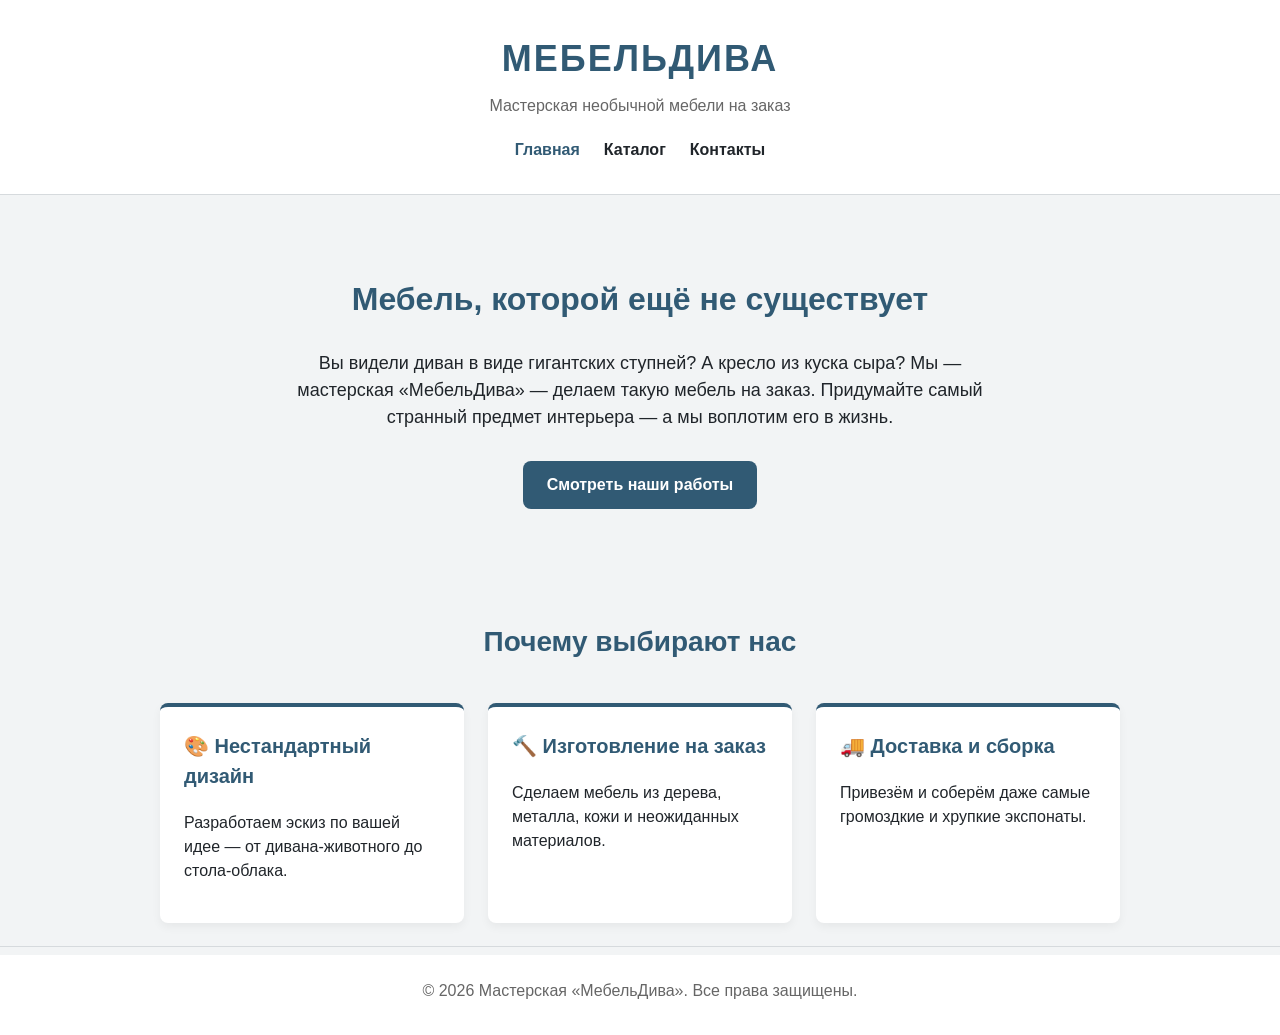
<file: index.html>
<!DOCTYPE html>
<html lang="ru">
<head>
  <meta charset="UTF-8">
  <meta name="viewport" content="width=device-width, initial-scale=1.0">
  <title>МебельДива — Главная</title>
  <link rel="stylesheet" href="css/style.css">
</head>
<body>
  <header class="site-header">
    <div class="container">
      <a href="index.html" class="logo">МебельДива</a>
      <p class="subtitle">Мастерская необычной мебели на заказ</p>
      <nav class="site-nav">
        <ul class="site-nav__list">
          <li><a href="index.html" class="active">Главная</a></li>
          <li><a href="catalog.html">Каталог</a></li>
          <li><a href="contacts.html">Контакты</a></li>
        </ul>
      </nav>
    </div>
  </header>

  <main>
    <section class="hero" style="padding: 80px 0;">
      <div class="container">
        <h2>Мебель, которой ещё не существует</h2>
        <p style="margin-bottom: 30px;">
          Вы видели диван в виде гигантских ступней? А кресло из куска сыра?
          Мы — мастерская «МебельДива» — делаем такую мебель на заказ.
          Придумайте самый странный предмет интерьера — а мы воплотим его в жизнь.
        </p>
        <a href="catalog.html" class="button" style="display: inline-block; padding: 12px 24px; background: var(--color-primary); color: white; text-decoration: none; border-radius: var(--radius); font-weight: bold;">Смотреть наши работы</a>
      </div>
    </section>

    <section class="section section--muted">
      <div class="container">
        <h2>Почему выбирают нас</h2>
        <div class="services">
          <div class="service-card">
            <h3>🎨 Нестандартный дизайн</h3>
            <p>Разработаем эскиз по вашей идее — от дивана-животного до стола-облака.</p>
          </div>
          <div class="service-card">
            <h3>🔨 Изготовление на заказ</h3>
            <p>Сделаем мебель из дерева, металла, кожи и неожиданных материалов.</p>
          </div>
          <div class="service-card">
            <h3>🚚 Доставка и сборка</h3>
            <p>Привезём и соберём даже самые громоздкие и хрупкие экспонаты.</p>
          </div>
        </div>
      </div>
    </section>
  </main>

  <footer class="site-footer">
    <div class="container">
      <p>&copy; 2026 Мастерская «МебельДива». Все права защищены.</p>
    </div>
  </footer>
</body>
</html>
</file>
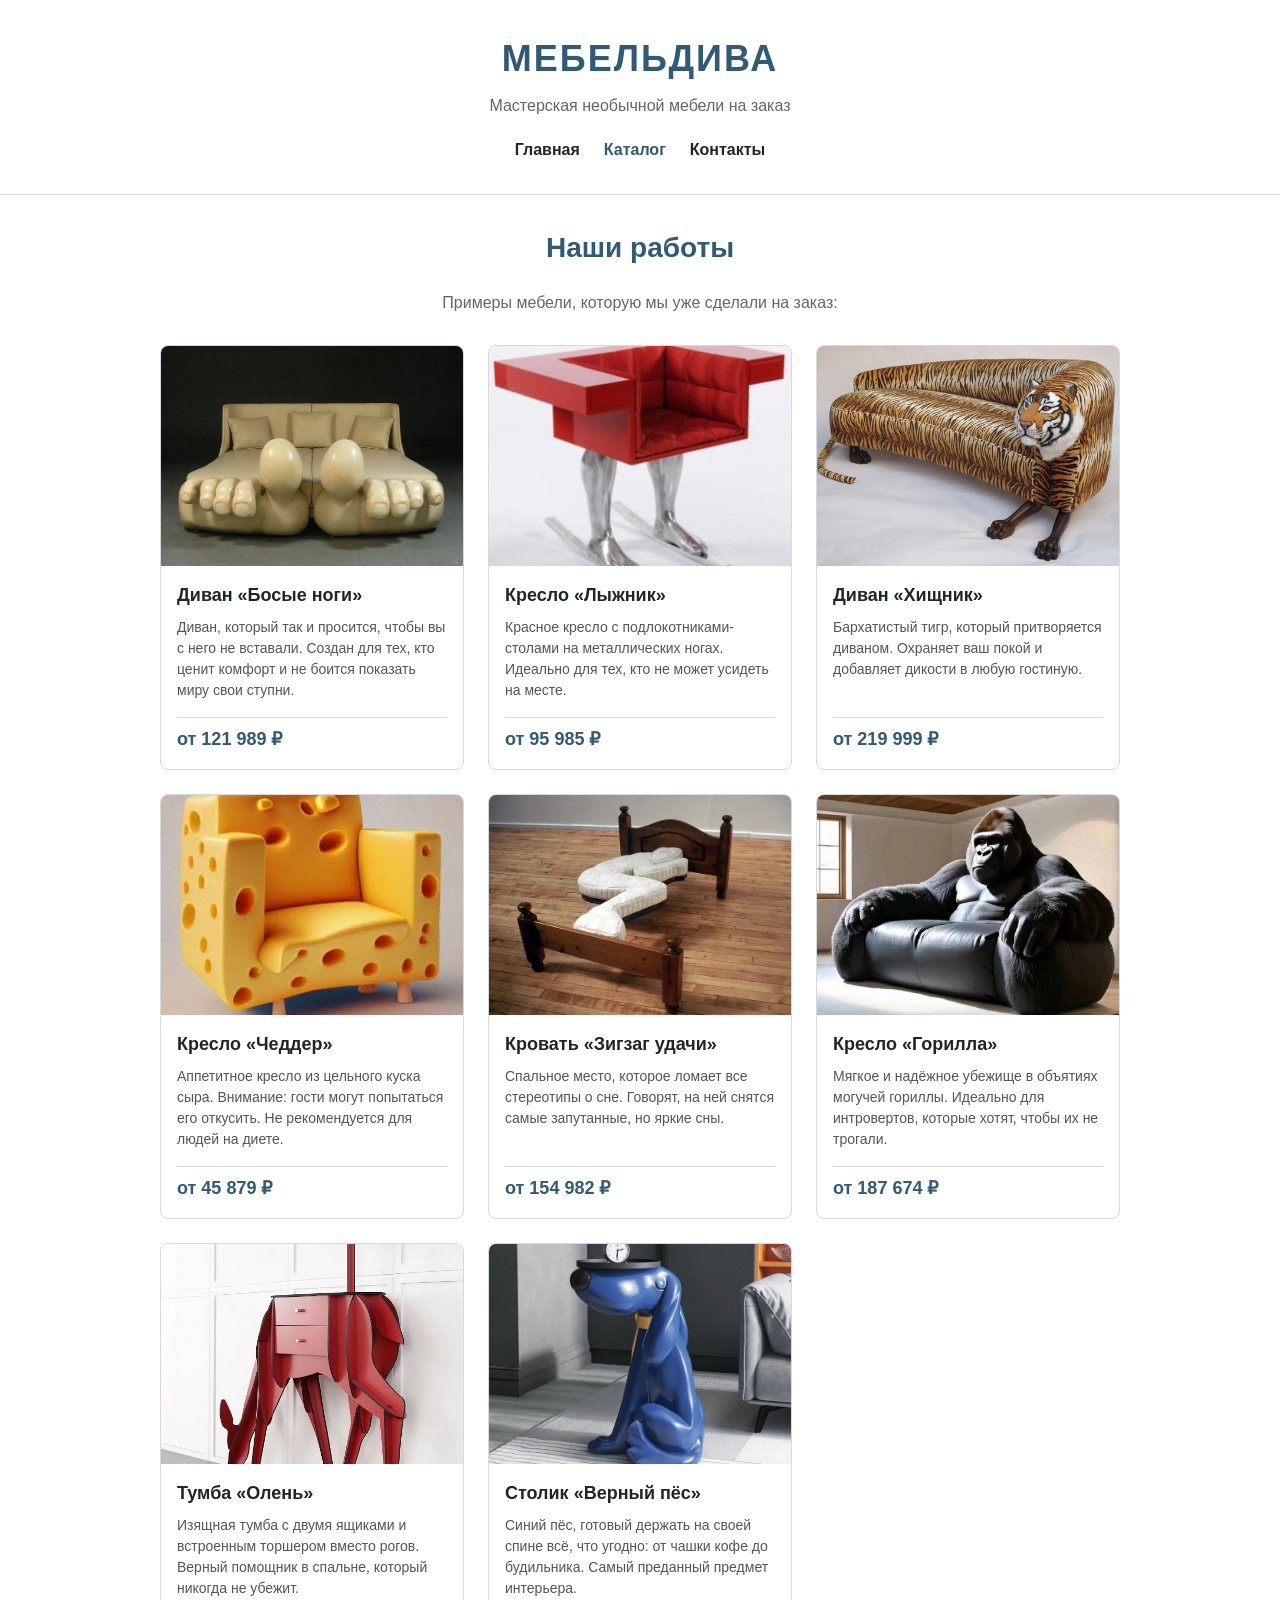
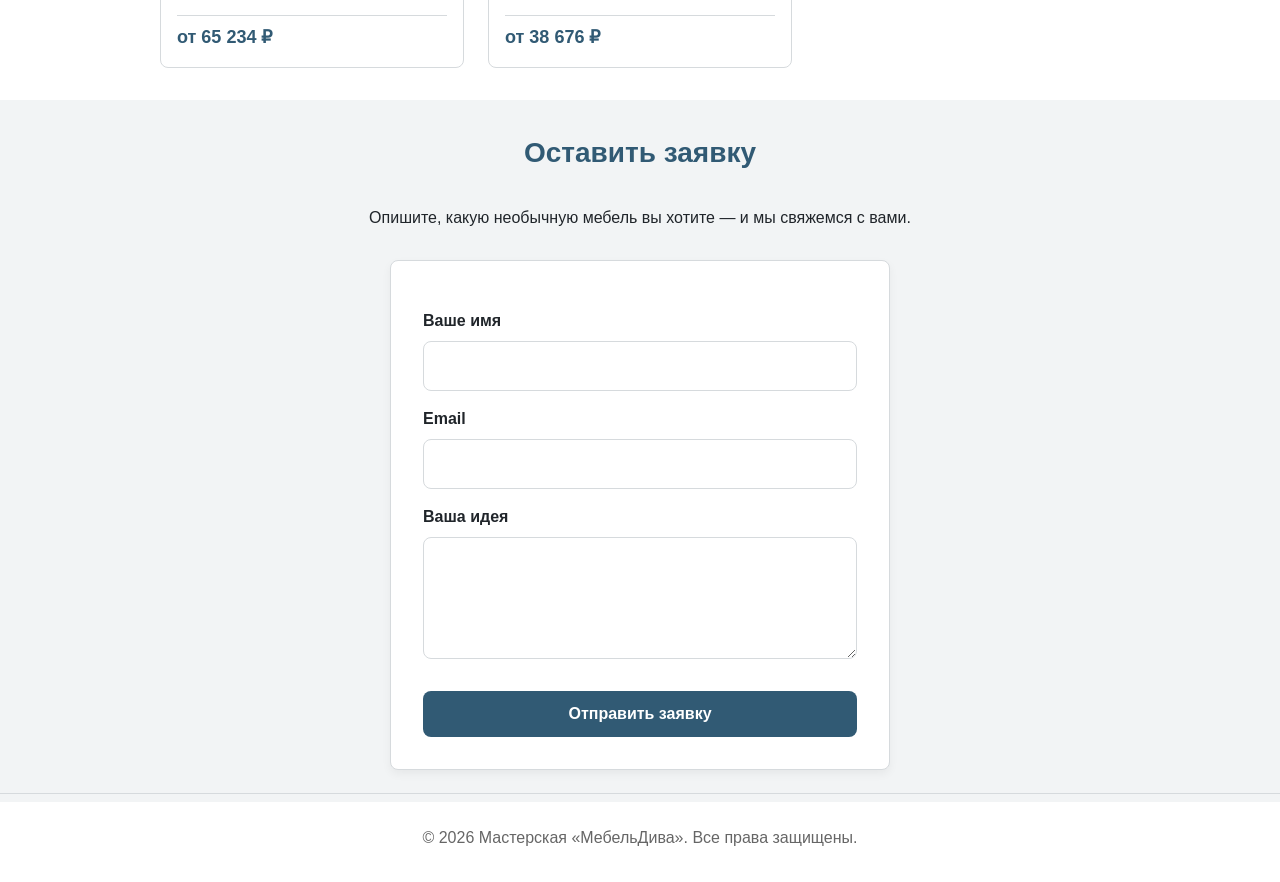
<file: catalog.html>
<!DOCTYPE html>
<html lang="ru">
<head>
  <meta charset="UTF-8">
  <meta name="viewport" content="width=device-width, initial-scale=1.0">
  <title>Каталог работ — МебельДива</title>
  <link rel="stylesheet" href="css/style.css">
</head>
<body>
  <header class="site-header">
    <div class="container">
      <a href="index.html" class="logo">МебельДива</a>
      <p class="subtitle">Мастерская необычной мебели на заказ</p>
      <nav class="site-nav">
        <ul class="site-nav__list">
          <li><a href="index.html">Главная</a></li>
          <li><a href="catalog.html" class="active">Каталог</a></li>
          <li><a href="contacts.html">Контакты</a></li>
        </ul>
      </nav>
    </div>
  </header>

  <main>
    <section class="section">
      <div class="container">
        <h2>Наши работы</h2>
        <p class="gallery-intro">Примеры мебели, которую мы уже сделали на заказ:</p>

        <div class="gallery-grid">
          <article class="item-card">
            <img src="images/item-1.jpg" alt="Диван в виде гигантских ступней">
            <h3>Диван «Босые ноги»</h3>
            <p class="desc">Диван, который так и просится, чтобы вы с него не вставали. Создан для тех, кто ценит комфорт и не боится показать миру свои ступни.</p>
            <p class="price">от 121 989 ₽</p>
          </article>

          <article class="item-card">
            <img src="images/item-2.jpg" alt="Красное кресло на металлических ногах">
            <h3>Кресло «Лыжник»</h3>
            <p class="desc">Красное кресло с подлокотниками-столами на металлических ногах. Идеально для тех, кто не может усидеть на месте.</p>
            <p class="price">от 95 985 ₽</p>
          </article>

          <article class="item-card">
            <img src="images/item-3.jpg" alt="Диван с тигриным окрасом и головой тигра">
            <h3>Диван «Хищник»</h3>
            <p class="desc">Бархатистый тигр, который притворяется диваном. Охраняет ваш покой и добавляет дикости в любую гостиную.</p>
            <p class="price">от 219 999 ₽</p>
          </article>

          <article class="item-card">
            <img src="images/item-4.jpg" alt="Желтое кресло в виде куска сыра">
            <h3>Кресло «Чеддер»</h3>
            <p class="desc">Аппетитное кресло из цельного куска сыра. Внимание: гости могут попытаться его откусить. Не рекомендуется для людей на диете.</p>
            <p class="price">от 45 879 ₽</p>
          </article>

          <article class="item-card">
            <img src="images/item-5.jpg" alt="Кровать в форме зигзага">
            <h3>Кровать «Зигзаг удачи»</h3>
            <p class="desc">Спальное место, которое ломает все стереотипы о сне. Говорят, на ней снятся самые запутанные, но яркие сны.</p>
            <p class="price">от 154 982 ₽</p>
          </article>

          <article class="item-card">
            <img src="images/item-6.jpg" alt="Кресло в виде гориллы">
            <h3>Кресло «Горилла»</h3>
            <p class="desc">Мягкое и надёжное убежище в объятиях могучей гориллы. Идеально для интровертов, которые хотят, чтобы их не трогали.</p>
            <p class="price">от 187 674 ₽</p>
          </article>

          <article class="item-card">
            <img src="images/item-7.jpg" alt="Красная тумба в виде оленя">
            <h3>Тумба «Олень»</h3>
            <p class="desc">Изящная тумба с двумя ящиками и встроенным торшером вместо рогов. Верный помощник в спальне, который никогда не убежит.</p>
            <p class="price">от 65 234 ₽</p>
          </article>

          <article class="item-card">
            <img src="images/item-8.jpg" alt="Синий столик в виде собаки">
            <h3>Столик «Верный пёс»</h3>
            <p class="desc">Синий пёс, готовый держать на своей спине всё, что угодно: от чашки кофе до будильника. Самый преданный предмет интерьера.</p>
            <p class="price">от 38 676 ₽</p>
          </article>
        </div>
      </div>
    </section>

    <section class="section section--muted">
      <div class="container">
        <h2>Оставить заявку</h2>
        <p style="text-align: center; margin-bottom: 30px;">Опишите, какую необычную мебель вы хотите — и мы свяжемся с вами.</p>
        
        <form class="order-form" action="#" method="post">
          <label for="name">Ваше имя</label>
          <input type="text" id="name" name="name" required>

          <label for="email">Email</label>
          <input type="email" id="email" name="email" required>

          <label for="idea">Ваша идея</label>
          <textarea id="idea" name="idea" rows="4" required></textarea>

          <button type="submit">Отправить заявку</button>
        </form>
      </div>
    </section>
  </main>

  <footer class="site-footer">
    <div class="container">
      <p>&copy; 2026 Мастерская «МебельДива». Все права защищены.</p>
    </div>
  </footer>
  <script src="js/main.js"></script>
</body>
</html>
</file>
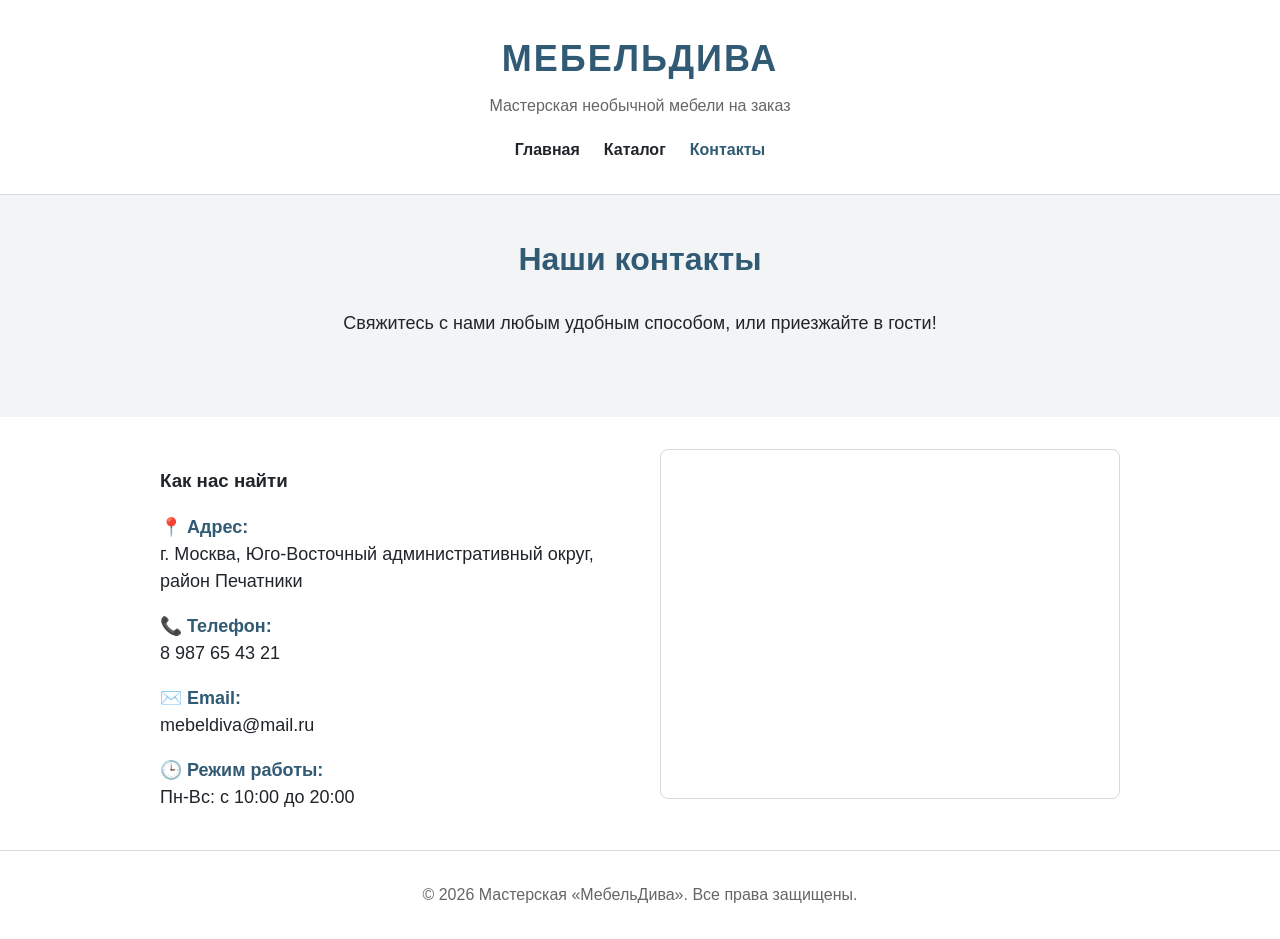
<file: contacts.html>
<!DOCTYPE html>
<html lang="ru">
<head>
  <meta charset="UTF-8">
  <meta name="viewport" content="width=device-width, initial-scale=1.0">
  <title>Контакты — МебельДива</title>
  <link rel="stylesheet" href="css/style.css">
</head>
<body>
  <header class="site-header">
    <div class="container">
      <a href="index.html" class="logo">МебельДива</a>
      <p class="subtitle">Мастерская необычной мебели на заказ</p>
      <nav class="site-nav">
        <ul class="site-nav__list">
          <li><a href="index.html">Главная</a></li>
          <li><a href="catalog.html">Каталог</a></li>
          <li><a href="contacts.html" class="active">Контакты</a></li>
        </ul>
      </nav>
    </div>
  </header>

  <main>
    <section class="hero" style="padding: 40px 0;">
      <div class="container">
        <h2>Наши контакты</h2>
        <p>Свяжитесь с нами любым удобным способом, или приезжайте в гости!</p>
      </div>
    </section>

    <section class="section">
      <div class="container">
        <div class="contact-grid">
           <div class="contact-info">
            <h3>Как нас найти</h3>
            <p><strong>📍 Адрес:</strong><br> г. Москва, Юго-Восточный административный округ, район Печатники</p>
            <p><strong>📞 Телефон:</strong><br> 8 987 65 43 21</p>
            <p><strong>✉️ Email:</strong><br> mebeldiva@mail.ru</p>
            <p><strong>🕒 Режим работы:</strong><br> Пн-Вс: с 10:00 до 20:00</p>
          </div>
          <div style="width: 100%; height: 350px; border-radius: 8px; overflow: hidden; border: 1px solid var(--color-border);">
            <iframe 
              src="https://yandex.ru/map-widget/v1/?um=constructor%3A9f02d54172d1e1caceaf5518ea81a99e7f968fbb8488f8ec1011cd95a0f0dd04&source=constructor" 
              width="100%" 
              height="100%" 
              frameborder="0">
            </iframe>
          </div>
          </div>
          </div>
        </div>
      </div>
    </section>
  </main>

  <footer class="site-footer">
    <div class="container">
      <p>&copy; 2026 Мастерская «МебельДива». Все права защищены.</p>
    </div>
  </footer>
</body>
</html>
</file>
<file: css/style.css>
:root {
  --color-primary: #315a74;
  --color-primary-dark: #234357;
  --color-text: #20252a;
  --color-muted: #f2f4f5;
  --color-border: #d6dadd;
  --color-white: #ffffff;
  --space-sm: 8px;
  --space-md: 16px;
  --space-lg: 32px;
  --radius: 8px;
}

* {
  box-sizing: border-box;
}

body {
  position: relative;
  min-height: 100vh;
  margin: 0;
  padding-bottom: 80px;
  color: var(--color-text);
  background: var(--color-white);
  font-family: Arial, sans-serif;
  line-height: 1.5;
}

img {
  max-width: 100%;
}

.container {
  width: 90%;
  max-width: 960px;
  margin: 0 auto;
}

/* Шапка */
.site-header {
  padding: var(--space-lg) 0;
  border-bottom: 1px solid var(--color-border);
  text-align: center;
}

.logo {
  display: block;
  margin-bottom: var(--space-sm);
  color: var(--color-primary);
  font-size: 36px;
  font-weight: 900;
  text-decoration: none;
  text-transform: uppercase;
  letter-spacing: 2px;
}

.subtitle {
  color: #666;
  margin: 0;
  font-size: 16px;
}

/* Секции */
.hero {
  padding: 64px 0;
  background: var(--color-muted);
  text-align: center;
}

.hero h2 {
  color: var(--color-primary);
  font-size: 32px;
  margin-top: 0;
}

.hero p {
  max-width: 700px;
  margin: 0 auto 40px;
  font-size: 18px;
}

.section {
  padding: var(--space-lg) 0;
}

.section--muted {
  background: var(--color-muted);
}

.section h2 {
  text-align: center;
  color: var(--color-primary);
  margin-top: 0;
  margin-bottom: var(--space-lg);
  font-size: 28px;
}

/* Услуги */
.services {
  display: grid;
  grid-template-columns: repeat(3, 1fr);
  gap: 24px;
  margin-top: 40px;
}

.service-card {
  background: var(--color-white);
  padding: 24px;
  border-radius: var(--radius);
  border-top: 4px solid var(--color-primary);
  box-shadow: 0 4px 10px rgba(0,0,0,0.05);
  text-align: left;
}

.service-card h3 {
  margin-top: 0;
  color: var(--color-primary);
  font-size: 20px;
}

/* Сетка портфолио (3 в ряд) */
.gallery-intro {
  color: #666;
  text-align: center;
  margin-top: -10px;
  margin-bottom: 30px;
}

.gallery-grid {
  display: grid;
  grid-template-columns: repeat(3, 1fr);
  gap: 24px;
}

/* Карточка товара */
.item-card {
  background: var(--color-white);
  border: 1px solid var(--color-border);
  border-radius: var(--radius);
  overflow: hidden;
  display: flex;
  flex-direction: column;
  transition: transform 0.2s ease, box-shadow 0.2s ease;
}

.item-card:hover {
  transform: translateY(-4px);
  box-shadow: 0 6px 15px rgba(0, 0, 0, 0.1);
}

.item-card img {
  width: 100%;
  height: 220px;
  object-fit: cover;
  background: var(--color-muted);
}

.item-card h3 {
  margin: var(--space-md) var(--space-md) var(--space-sm);
  font-size: 18px;
  color: var(--color-text);
}

.item-card .desc {
  margin: 0 var(--space-md) var(--space-md);
  font-size: 14px;
  color: #555;
  flex-grow: 1;
}

.item-card .price {
  margin: 0 var(--space-md) var(--space-md);
  padding-top: var(--space-sm);
  border-top: 1px solid var(--color-border);
  font-size: 18px;
  font-weight: 700;
  color: var(--color-primary);
}

/* Как мы работаем */
.process-steps {
  display: grid;
  grid-template-columns: repeat(4, 1fr);
  gap: 20px;
}

.step {
  background: var(--color-white);
  padding: 24px;
  border-radius: var(--radius);
  text-align: center;
  box-shadow: 0 4px 10px rgba(0,0,0,0.05);
}

.step-number {
  display: inline-block;
  width: 40px;
  height: 40px;
  line-height: 40px;
  border-radius: 50%;
  background: var(--color-primary);
  color: var(--color-white);
  font-weight: bold;
  font-size: 20px;
  margin-bottom: 12px;
}

.step h3 {
  margin: 10px 0;
  font-size: 18px;
  color: var(--color-primary);
}

/* Форма заявки */
.order-form {
  display: flex;
  flex-direction: column;
  max-width: 500px;
  margin: 0 auto;
  background: var(--color-white);
  padding: var(--space-lg);
  border: 1px solid var(--color-border);
  border-radius: var(--radius);
  box-shadow: 0 4px 10px rgba(0,0,0,0.05);
}

.order-form label {
  margin-top: var(--space-md);
  margin-bottom: var(--space-sm);
  font-weight: bold;
}

.order-form input,
.order-form textarea {
  padding: 12px;
  border: 1px solid var(--color-border);
  border-radius: var(--radius);
  font: inherit;
  width: 100%;
}

.order-form input:focus,
.order-form textarea:focus {
  outline: 2px solid var(--color-primary);
}

.order-form button {
  margin-top: var(--space-lg);
  padding: 14px;
  background: var(--color-primary);
  color: var(--color-white);
  border: none;
  border-radius: var(--radius);
  font-size: 16px;
  font-weight: bold;
  cursor: pointer;
}

.order-form button:hover {
  background: var(--color-primary-dark);
}

/* Подвал */
.site-footer {
  position: absolute;
  right: 0;
  bottom: 0;
  left: 0;
  margin-top: var(--space-lg);
  padding: var(--space-md) 0;
  border-top: 1px solid var(--color-border);
  text-align: center;
  color: #666;
}

/* Адаптивность (для планшетов и телефонов) */
@media (max-width: 900px) {
  .services { grid-template-columns: 1fr; }
  .gallery-grid { grid-template-columns: repeat(2, 1fr); }
  .process-steps { grid-template-columns: repeat(2, 1fr); }
}

@media (max-width: 600px) {
  .gallery-grid { grid-template-columns: 1fr; }
  .process-steps { grid-template-columns: 1fr; }
}

/* Навигационное меню */
.site-nav { margin-top: 20px; }
.site-nav__list {
  display: flex; justify-content: center; gap: 24px; margin: 0; padding: 0; list-style: none;
}
.site-nav a {
  color: var(--color-text); text-decoration: none; font-weight: bold; font-size: 16px; transition: color 0.2s;
}
.site-nav a:hover, .site-nav a.active { color: var(--color-primary); }

/* Сетка контактов */
.contact-grid {
  display: grid; grid-template-columns: 1fr 1fr; gap: 40px;
}
.contact-info p { font-size: 18px; margin-bottom: 16px; }
.contact-info strong { color: var(--color-primary); }
.map-placeholder {
  background: var(--color-muted); border: 2px dashed var(--color-border);
  border-radius: var(--radius); display: flex; align-items: center; justify-content: center;
  min-height: 300px; color: #888; font-size: 18px;
}

/* Адаптивность */
@media (max-width: 768px) {
  .contact-grid { grid-template-columns: 1fr; }
  .site-nav__list { flex-wrap: wrap; }
}
</file>
